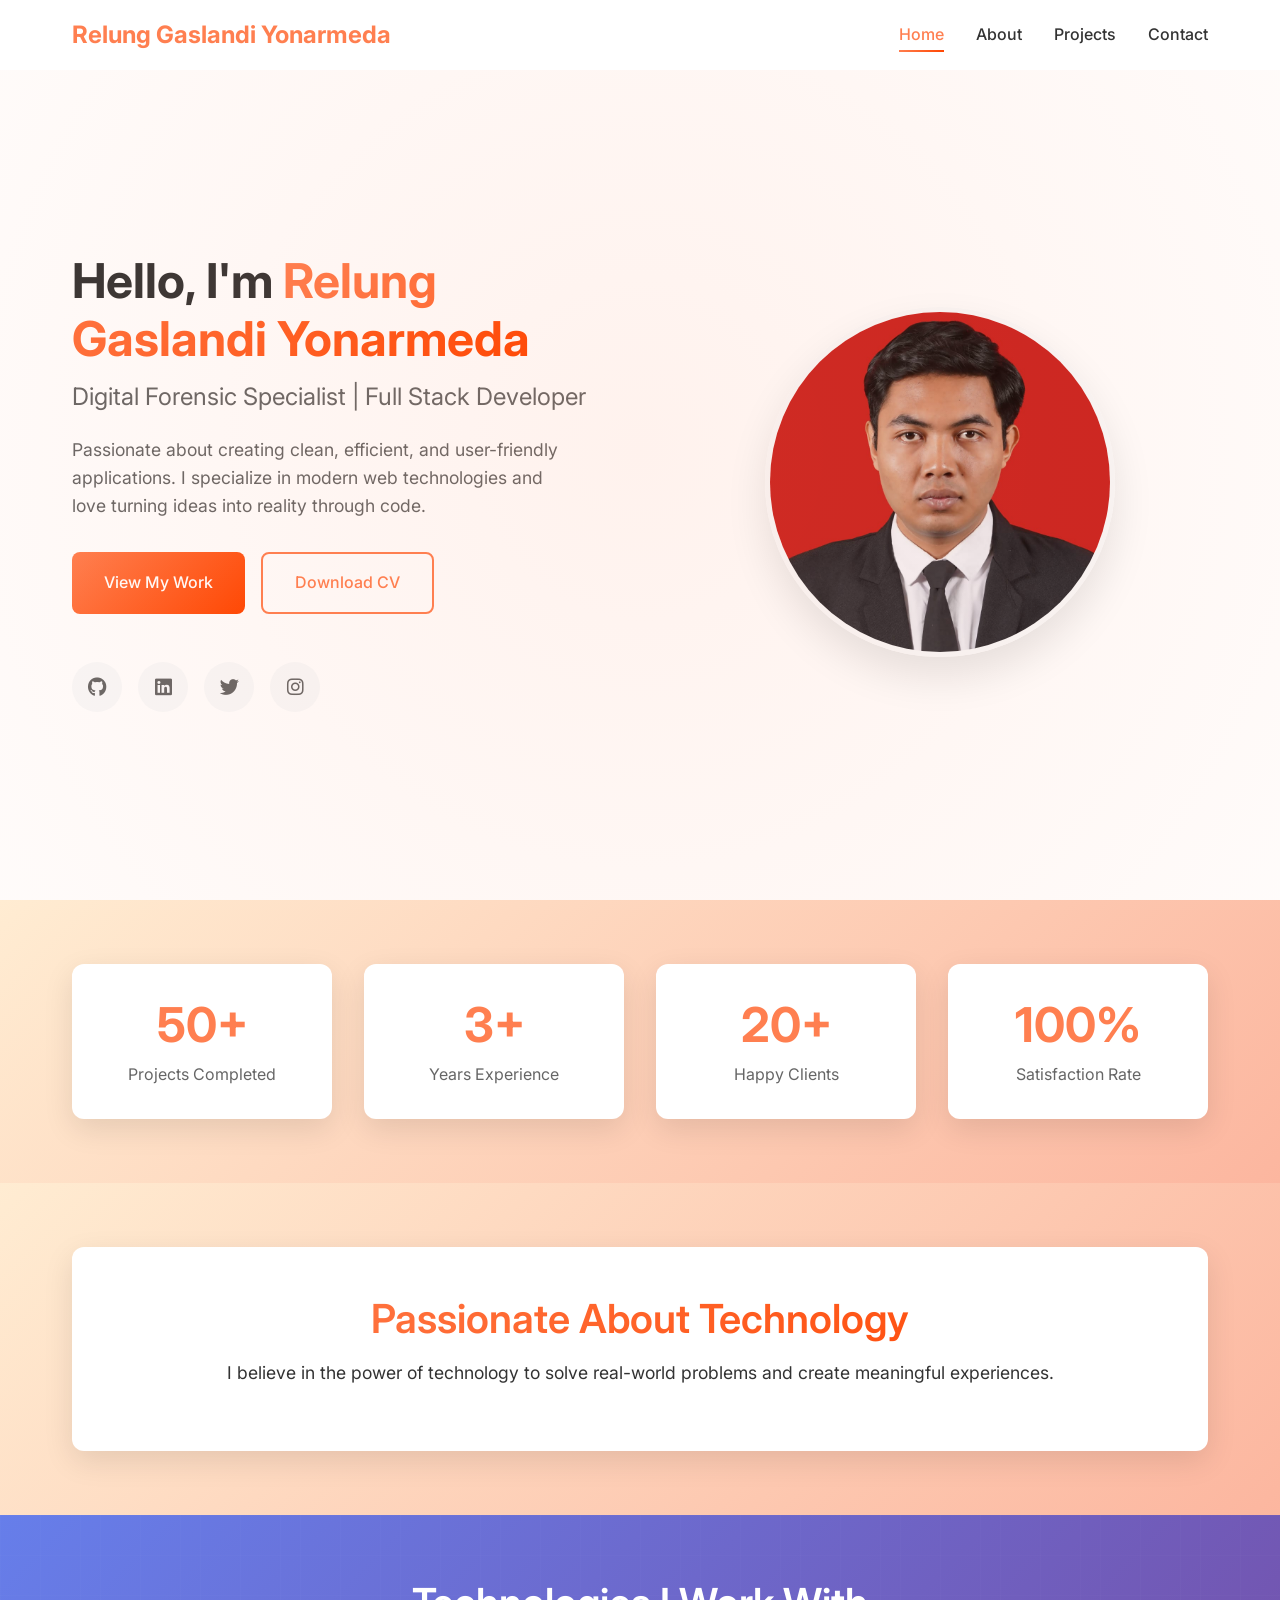
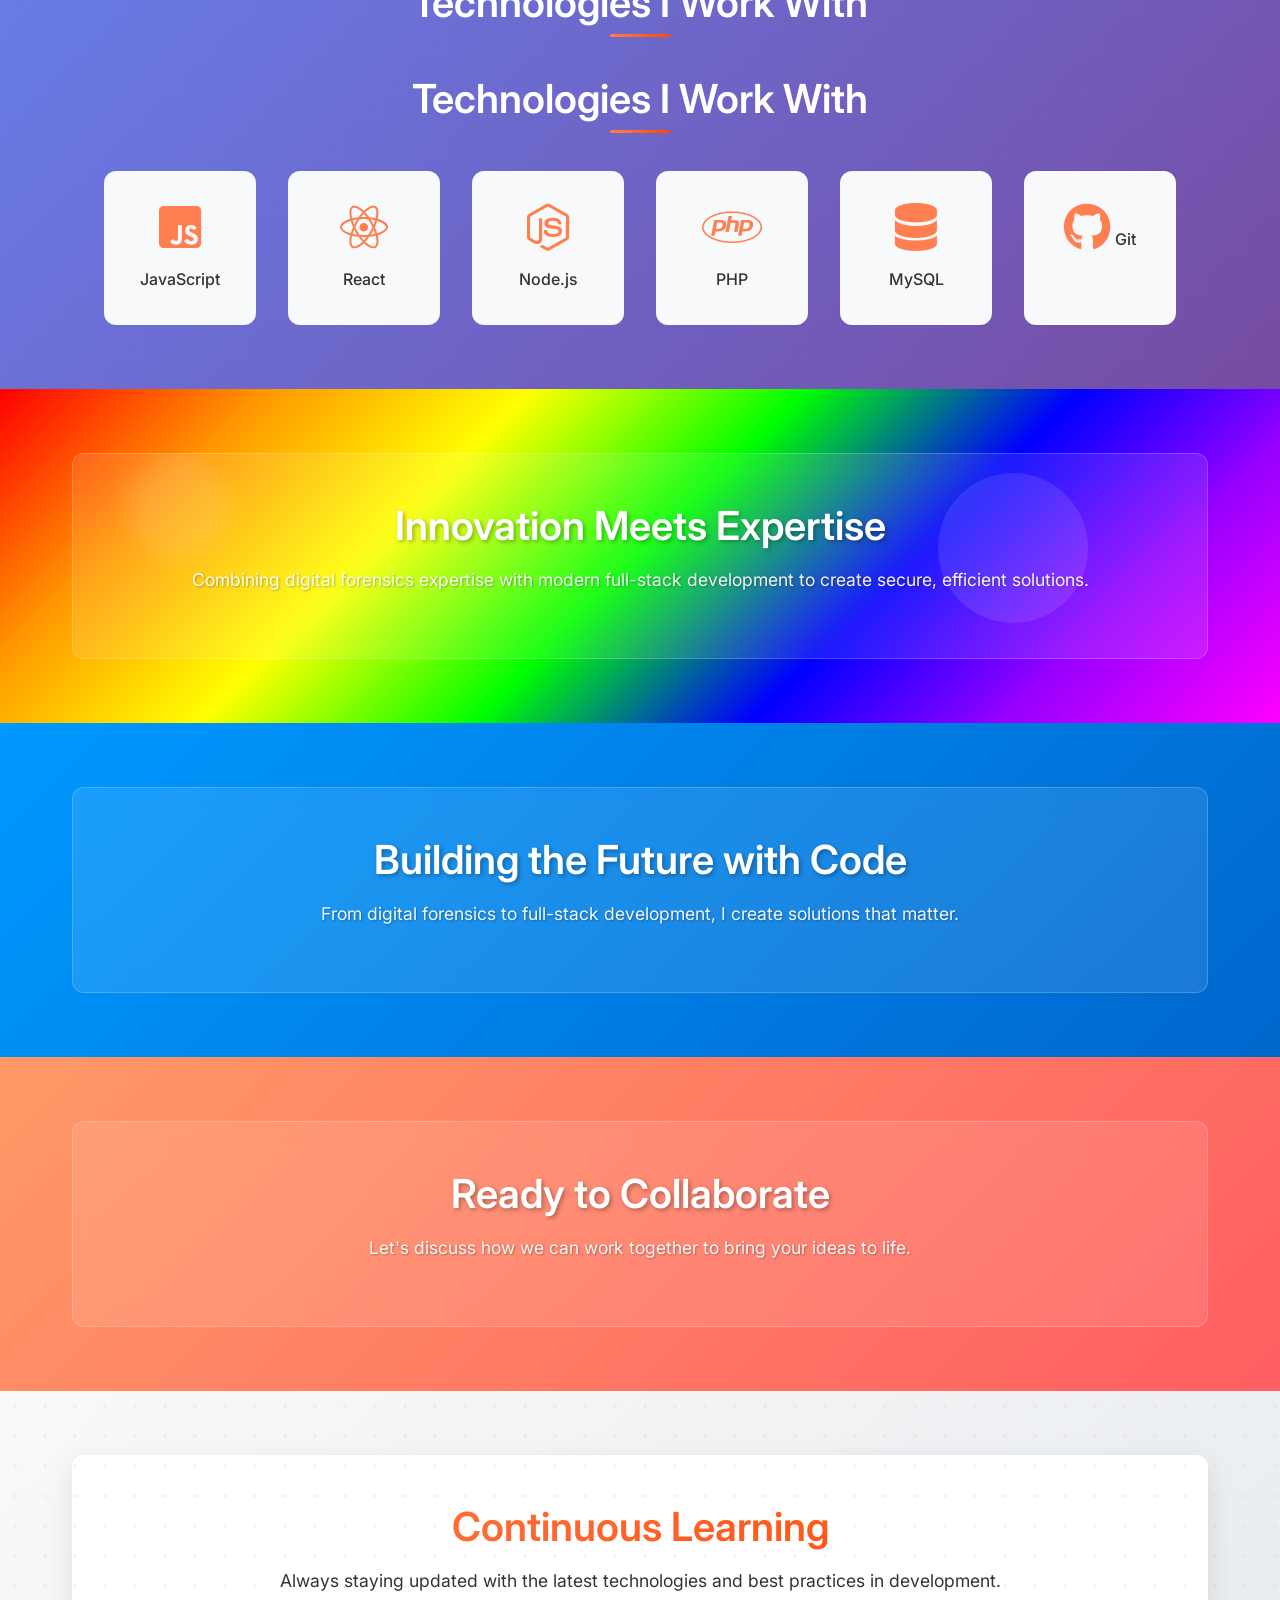
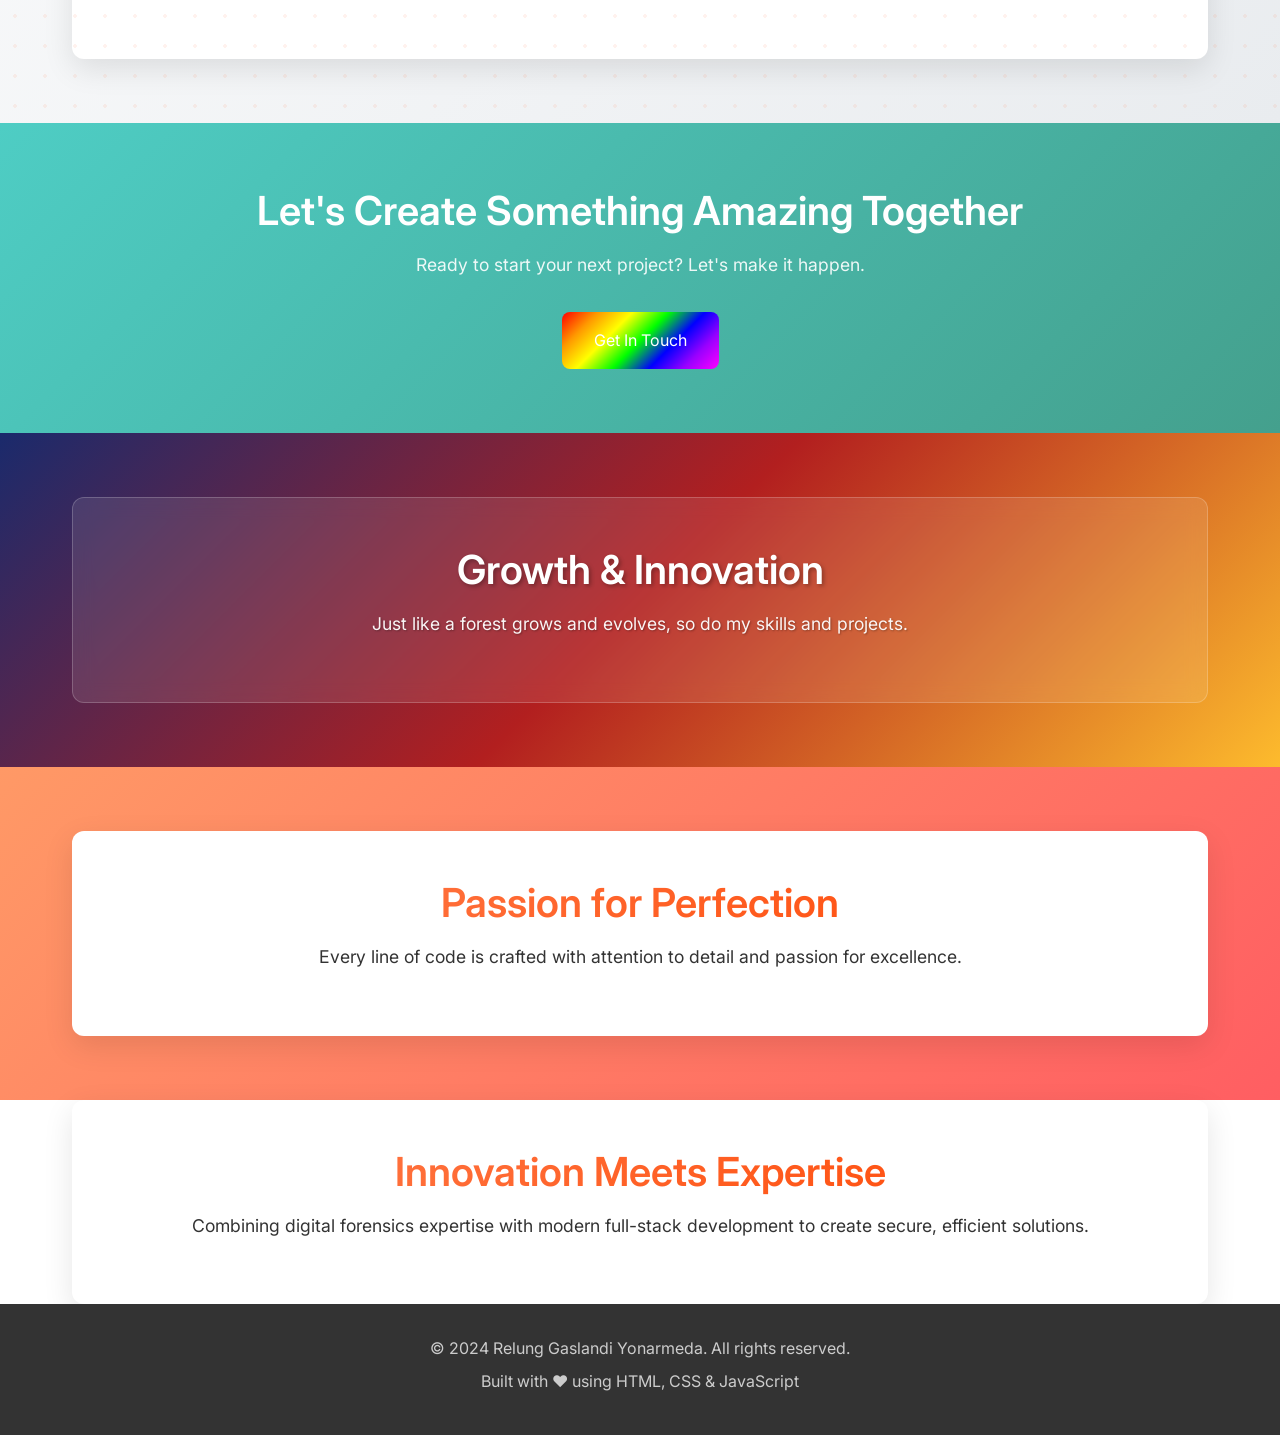
<file: index.html>
<!DOCTYPE html>
<html lang="en">
<head>
    <meta charset="UTF-8">
    <meta name="viewport" content="width=device-width, initial-scale=1.0">
    <title>Relung Gaslandi Yonarmeda - Fresh Graduates</title>
    <meta name="description" content="Full Stack Developer portfolio showcasing projects and skills">
    <link rel="stylesheet" href="css/style.css">
    <link rel="stylesheet" href="css/responsive.css">
    <link href="https://fonts.googleapis.com/css2?family=Inter:wght@300;400;500;600;700&display=swap" rel="stylesheet">
    <link rel="stylesheet" href="https://cdnjs.cloudflare.com/ajax/libs/font-awesome/6.0.0/css/all.min.css">
</head>
<body>
    <!-- Navigation -->
    <nav class="navbar">
        <div class="nav-container">
            <div class="nav-logo">
                <a href="index.html">Relung Gaslandi Yonarmeda</a>
            </div>
            <ul class="nav-menu">
                <li class="nav-item">
                    <a href="index.html" class="nav-link active">Home</a>
                </li>
                <li class="nav-item">
                    <a href="about.html" class="nav-link">About</a>
                </li>
                <li class="nav-item">
                    <a href="projects.html" class="nav-link">Projects</a>
                </li>
                <li class="nav-item">
                    <a href="contact.html" class="nav-link">Contact</a>
                </li>
            </ul>
            <div class="hamburger">
                <span class="bar"></span>
                <span class="bar"></span>
                <span class="bar"></span>
            </div>
        </div>
    </nav>

    <!-- Hero Section -->
    <section class="hero hero-enhanced">
        <div class="hero-container">
            <div class="hero-content">
                <h1 class="hero-title">Hello, I'm <span class="highlight">Relung Gaslandi Yonarmeda</span></h1>
                <h2 class="hero-subtitle">Digital Forensic Specialist | Full Stack Developer</h2>
                <p class="hero-description">
                    Passionate about creating clean, efficient, and user-friendly applications. 
                    I specialize in modern web technologies and love turning ideas into reality through code.
                </p>
                <div class="hero-buttons">
                    <a href="projects.html" class="btn btn-primary">View My Work</a>
                    <a href="assets/cv.pdf" class="btn btn-secondary" download>Download CV</a>
                </div>
                <div class="social-links">
                    <a href="https://github.com/RelungGY" target="_blank" class="social-link">
                        <i class="fab fa-github"></i>
                    </a>
                    <a href="https://www.linkedin.com/in/relung-gaslandi-yonarmeda-5705a6357/" target="_blank" class="social-link">
                        <i class="fab fa-linkedin"></i>
                    </a>
                    <a href="https://x.com/RelungY1613" target="_blank" class="social-link">
                        <i class="fab fa-twitter"></i>
                    </a>
                    <a href="https://www.instagram.com/gaslandi/" target="_blank" class="social-link">
                        <i class="fab fa-instagram"></i>
                    </a>
                </div>
            </div>
            <div class="hero-image">
                <img src="images/RelungPP1.jpg" alt="John Doe" class="profile-img">
            </div>
        </div>
    </section>

    <!-- Quick Stats -->
    <section class="stats-colored">
        <div class="container">
            <div class="stats-grid">
                <div class="stat-item">
                    <h3 class="stat-number">50+</h3>
                    <p class="stat-label">Projects Completed</p>
                </div>
                <div class="stat-item">
                    <h3 class="stat-number">3+</h3>
                    <p class="stat-label">Years Experience</p>
                </div>
                <div class="stat-item">
                    <h3 class="stat-number">20+</h3>
                    <p class="stat-label">Happy Clients</p>
                </div>
                <div class="stat-item">
                    <h3 class="stat-number">100%</h3>
                    <p class="stat-label">Satisfaction Rate</p>
                </div>
            </div>
        </div>
    </section>

    <!-- Colorful Background Section -->
    <section class="colorful-bg-1">
        <div class="container">
            <div class="colorful-card">
                <h2 class="warm-gradient-text">Passionate About Technology</h2>
                <p style="color: #333; font-size: 1.1rem; text-align: center;">
                    I believe in the power of technology to solve real-world problems and create meaningful experiences.
                </p>
            </div>
        </div>
    </section>

    <!-- Technologies -->
    <section class="tech-enhanced">
        <div class="container">
            <h2 class="section-title text-white">Technologies I Work With</h2>
        <div class="container">
            <h2 class="section-title">Technologies I Work With</h2>
            <div class="tech-grid">
                <div class="tech-item">
                    <i class="fab fa-js-square"></i>
                    <span>JavaScript</span>
                </div>
                <div class="tech-item">
                    <i class="fab fa-react"></i>
                    <span>React</span>
                </div>
                <div class="tech-item">
                    <i class="fab fa-node-js"></i>
                    <span>Node.js</span>
                </div>
                <div class="tech-item">
                    <i class="fab fa-php"></i>
                    <span>PHP</span>
                </div>
                <div class="tech-item">
                    <i class="fas fa-database"></i>
                    <span>MySQL</span>
                </div>
                <div class="tech-item">
                    <i class="fab fa-github"></i>
                    <span>Git</span>
                </div>
            </div>
        </div>
    </section>

    <!-- Rainbow Background Section -->
    <section class="rainbow-bg floating-shapes">
        <div class="container">
            <div class="rainbow-card text-white">
                <h2 style="color: white; text-shadow: 2px 2px 4px rgba(0,0,0,0.3);">Innovation Meets Expertise</h2>
                <p style="color: rgba(255,255,255,0.95); font-size: 1.1rem; text-align: center; text-shadow: 1px 1px 2px rgba(0,0,0,0.3);">
                    Combining digital forensics expertise with modern full-stack development to create secure, efficient solutions.
                </p>
            </div>
        </div>
    </section>

    <!-- Ocean Pattern Section -->
    <section class="ocean-bg">
        <div class="container">
            <div class="ocean-card text-white">
                <h2 style="color: white; text-shadow: 2px 2px 4px rgba(0,0,0,0.3);">Building the Future with Code</h2>
                <p style="color: rgba(255,255,255,0.95); font-size: 1.1rem; text-align: center; text-shadow: 1px 1px 2px rgba(0,0,0,0.3);">
                    From digital forensics to full-stack development, I create solutions that matter.
                </p>
            </div>
        </div>
    </section>

    <!-- Sunset Background Section -->
    <section class="sunset-bg">
        <div class="container">
            <div class="sunset-card text-white">
                <h2 style="color: white; text-shadow: 2px 2px 4px rgba(0,0,0,0.3);">Ready to Collaborate</h2>
                <p style="color: rgba(255,255,255,0.95); font-size: 1.1rem; text-align: center; text-shadow: 1px 1px 2px rgba(0,0,0,0.3);">
                    Let's discuss how we can work together to bring your ideas to life.
                </p>
            </div>
        </div>
    </section>

    <!-- Pattern Section -->
    <section class="pattern-dots">
        <div class="container">
            <div class="colorful-card">
                <h2 class="warm-gradient-text">Continuous Learning</h2>
                <p style="color: #333; font-size: 1.1rem; text-align: center;">
                    Always staying updated with the latest technologies and best practices in development.
                </p>
            </div>
        </div>
    </section>

    <!-- Solid Color Section -->
    <section class="solid-teal-bg">
        <div class="container">
            <div style="text-align: center; color: white;">
                <h2 style="color: white; margin-bottom: 1rem;">Let's Create Something Amazing Together</h2>
                <p style="color: rgba(255,255,255,0.9); font-size: 1.1rem; margin-bottom: 2rem;">
                    Ready to start your next project? Let's make it happen.
                </p>
                <a href="contact.html" class="btn-rainbow">Get In Touch</a>
            </div>
        </div>
    </section>

    <!-- Forest Background Section -->
    <section class="forest-bg">
        <div class="container">
            <div class="forest-card text-white">
                <h2 style="color: white; text-shadow: 2px 2px 4px rgba(0,0,0,0.3);">Growth & Innovation</h2>
                <p style="color: rgba(255,255,255,0.95); font-size: 1.1rem; text-align: center; text-shadow: 1px 1px 2px rgba(0,0,0,0.3);">
                    Just like a forest grows and evolves, so do my skills and projects.
                </p>
            </div>
        </div>
    </section>

    <!-- Coral Background Section -->
    <section class="coral-bg">
        <div class="container">
            <div class="colorful-card">
                <h2 class="warm-gradient-text">Passion for Perfection</h2>
                <p style="color: #333; font-size: 1.1rem; text-align: center;">
                    Every line of code is crafted with attention to detail and passion for excellence.
                </p>
            </div>
        </div>
    </section>
        <div class="container">
            <div class="colorful-card">
                <h2 class="warm-gradient-text">Innovation Meets Expertise</h2>
                <p style="color: #333; font-size: 1.1rem; text-align: center;">
                    Combining digital forensics expertise with modern full-stack development to create secure, efficient solutions.
                </p>
            </div>
        </div>
    </section>

    <!-- Footer -->
    <footer class="footer">
        <div class="container">
            <div class="footer-content">
                <p>&copy; 2024 Relung Gaslandi Yonarmeda. All rights reserved.</p>
                <p>Built with ❤️ using HTML, CSS & JavaScript</p>
            </div>
        </div>
    </footer>

    <script src="js/main.js"></script>
    <script src="js/navigation.js"></script>
</body>
</html>
</file>
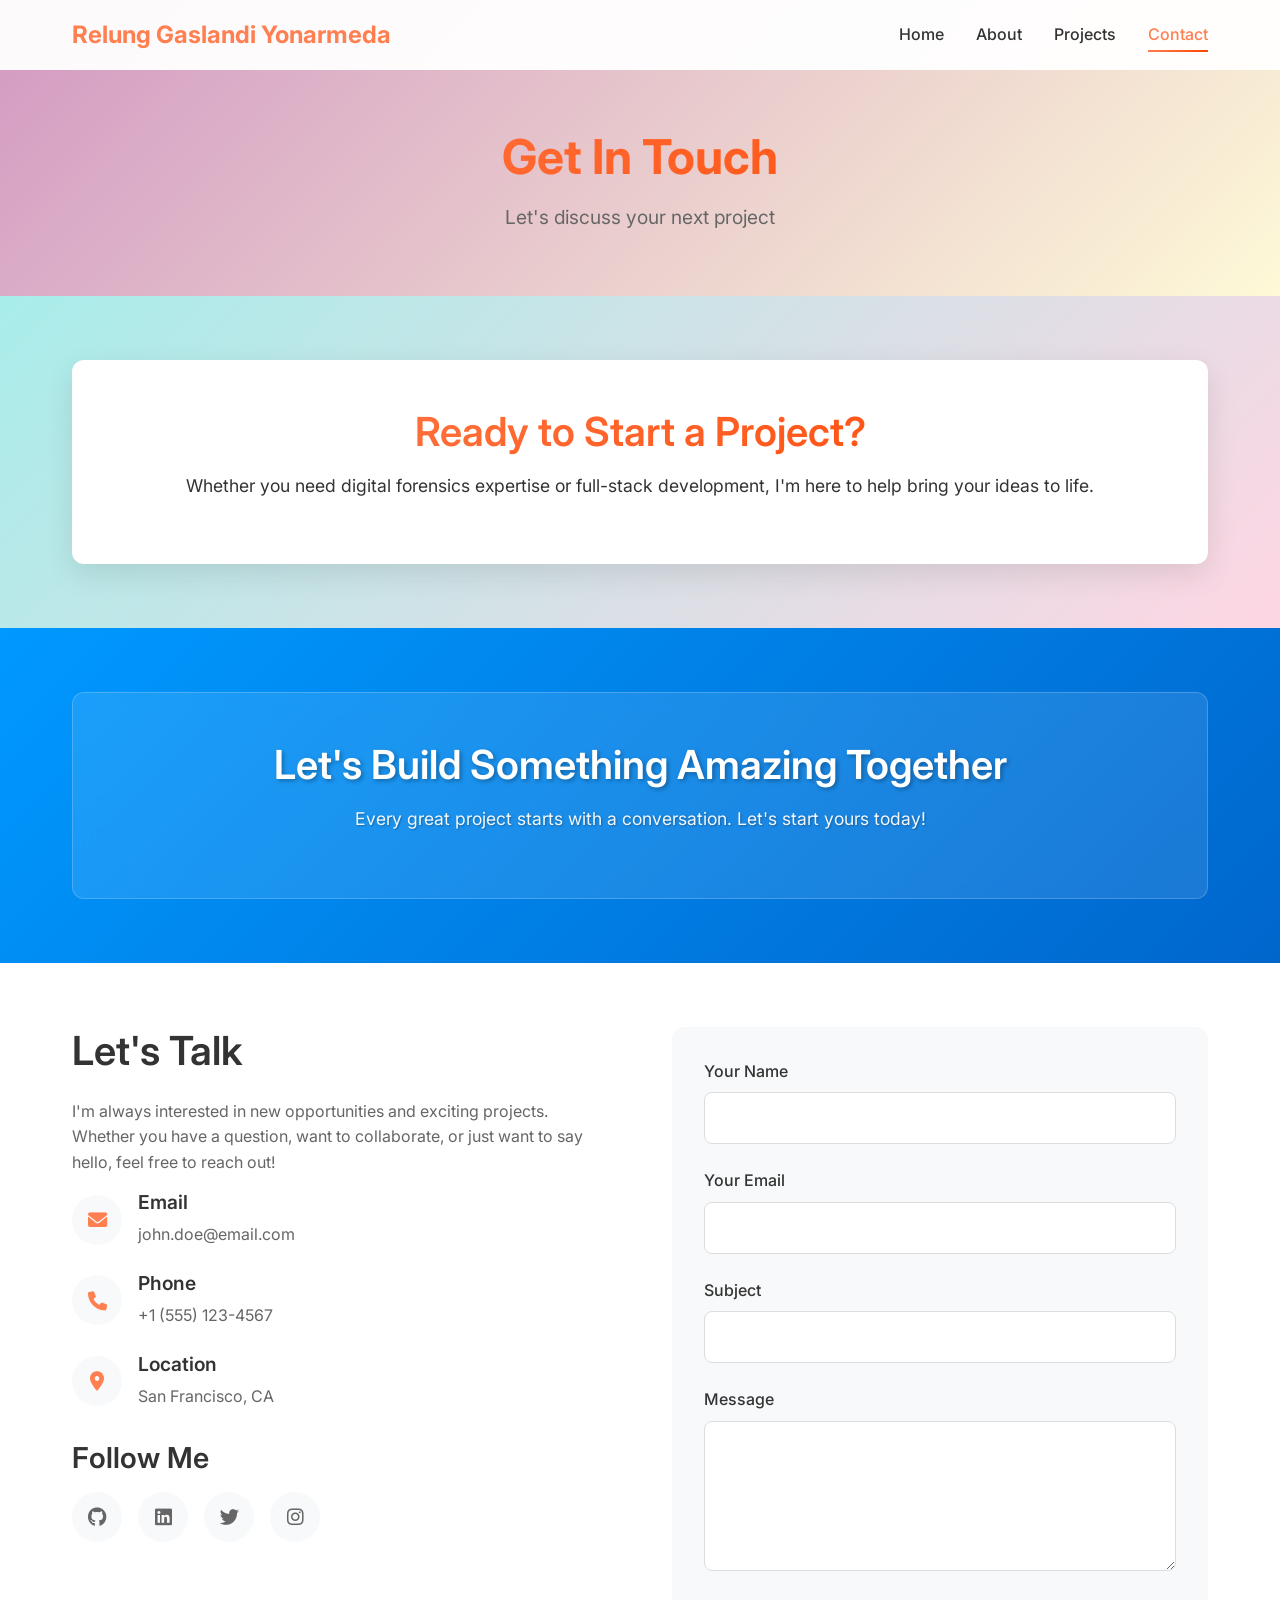
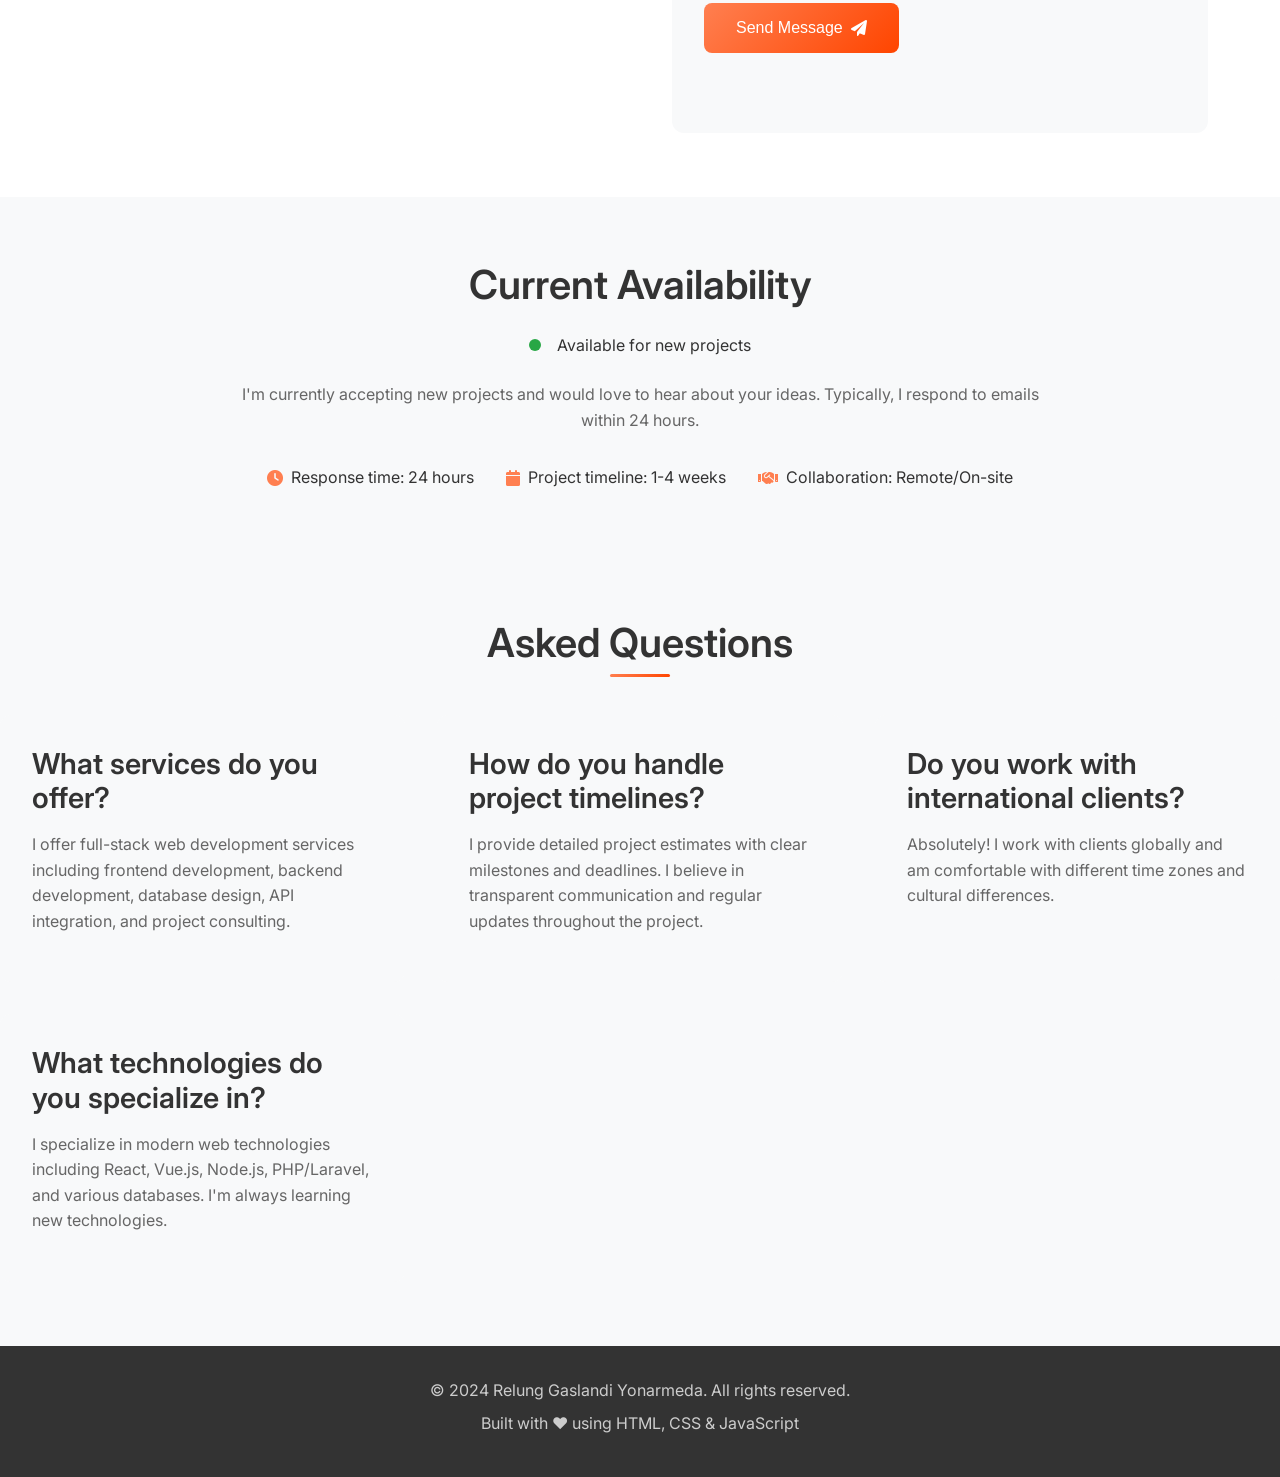
<file: contact.html>
<!DOCTYPE html>
<html lang="en">
<head>
    <meta charset="UTF-8">
    <meta name="viewport" content="width=device-width, initial-scale=1.0">
    <title>Contact Me - Relung Gaslandi Yonarmeda</title>
    <meta name="description" content="Get in touch with Relung Gaslandi Yonarmeda for web development projects and collaborations">
    <link rel="stylesheet" href="css/style.css">
    <link rel="stylesheet" href="css/responsive.css">
    <link href="https://fonts.googleapis.com/css2?family=Inter:wght@300;400;500;600;700&display=swap" rel="stylesheet">
    <link rel="stylesheet" href="https://cdnjs.cloudflare.com/ajax/libs/font-awesome/6.0.0/css/all.min.css">
</head>
<body>
    <!-- Navigation -->
    <nav class="navbar">
        <div class="nav-container">
            <div class="nav-logo">
                <a href="index.html">Relung Gaslandi Yonarmeda</a>
            </div>
            <ul class="nav-menu">
                <li class="nav-item">
                    <a href="index.html" class="nav-link">Home</a>
                </li>
                <li class="nav-item">
                    <a href="about.html" class="nav-link">About</a>
                </li>
                <li class="nav-item">
                    <a href="projects.html" class="nav-link">Projects</a>
                </li>
                <li class="nav-item">
                    <a href="contact.html" class="nav-link active">Contact</a>
                </li>
            </ul>
            <div class="hamburger">
                <span class="bar"></span>
                <span class="bar"></span>
                <span class="bar"></span>
            </div>
        </div>
    </nav>

    <!-- Contact Hero -->
    <section class="contact-hero">
        <div class="container">
            <h1 class="page-title warm-gradient-text">Get In Touch</h1>
            <p class="page-subtitle">Let's discuss your next project</p>
        </div>
    </section>

    <!-- Colorful Background Section -->
    <section class="colorful-bg-2">
        <div class="container">
            <div class="colorful-card">
                <h2 class="warm-gradient-text">Ready to Start a Project?</h2>
                <p style="color: #333; font-size: 1.1rem; text-align: center;">
                    Whether you need digital forensics expertise or full-stack development, I'm here to help bring your ideas to life.
                </p>
            </div>
        </div>
    </section>

    <!-- Ocean Background Section -->
    <section class="ocean-bg">
        <div class="container">
            <div class="ocean-card text-white">
                <h2 style="color: white; text-shadow: 2px 2px 4px rgba(0,0,0,0.3);">Let's Build Something Amazing Together</h2>
                <p style="color: rgba(255,255,255,0.95); font-size: 1.1rem; text-align: center; text-shadow: 1px 1px 2px rgba(0,0,0,0.3);">
                    Every great project starts with a conversation. Let's start yours today!
                </p>
            </div>
        </div>
    </section>

    <!-- Contact Content -->
    <section class="contact-enhanced">
        <div class="container">
            <div class="contact-grid">
                <!-- Contact Info -->
                <div class="contact-info">
                    <h2>Let's Talk</h2>
                    <p>
                        I'm always interested in new opportunities and exciting projects. 
                        Whether you have a question, want to collaborate, or just want to say hello, 
                        feel free to reach out!
                    </p>
                    
                    <div class="contact-item">
                        <div class="contact-icon">
                            <i class="fas fa-envelope"></i>
                        </div>
                        <div class="contact-details">
                            <h3>Email</h3>
                            <p>john.doe@email.com</p>
                        </div>
                    </div>

                    <div class="contact-item">
                        <div class="contact-icon">
                            <i class="fas fa-phone"></i>
                        </div>
                        <div class="contact-details">
                            <h3>Phone</h3>
                            <p>+1 (555) 123-4567</p>
                        </div>
                    </div>

                    <div class="contact-item">
                        <div class="contact-icon">
                            <i class="fas fa-map-marker-alt"></i>
                        </div>
                        <div class="contact-details">
                            <h3>Location</h3>
                            <p>San Francisco, CA</p>
                        </div>
                    </div>

                    <div class="contact-social">
                        <h3>Follow Me</h3>
                        <div class="social-links">
                            <a href="https://github.com/johndoe" target="_blank" class="social-link">
                                <i class="fab fa-github"></i>
                            </a>
                            <a href="https://linkedin.com/in/johndoe" target="_blank" class="social-link">
                                <i class="fab fa-linkedin"></i>
                            </a>
                            <a href="https://twitter.com/johndoe" target="_blank" class="social-link">
                                <i class="fab fa-twitter"></i>
                            </a>
                            <a href="https://instagram.com/johndoe" target="_blank" class="social-link">
                                <i class="fab fa-instagram"></i>
                            </a>
                        </div>
                    </div>
                </div>

                <!-- Contact Form -->
                <div class="contact-form-container">
                    <form class="contact-form" id="contactForm">
                        <div class="form-group">
                            <label for="name">Your Name</label>
                            <input type="text" id="name" name="name" required>
                        </div>

                        <div class="form-group">
                            <label for="email">Your Email</label>
                            <input type="email" id="email" name="email" required>
                        </div>

                        <div class="form-group">
                            <label for="subject">Subject</label>
                            <input type="text" id="subject" name="subject" required>
                        </div>

                        <div class="form-group">
                            <label for="message">Message</label>
                            <textarea id="message" name="message" rows="6" required></textarea>
                        </div>

                        <button type="submit" class="btn btn-primary">
                            <span>Send Message</span>
                            <i class="fas fa-paper-plane"></i>
                        </button>
                    </form>

                    <div id="formMessage" class="form-message"></div>
                </div>
            </div>
        </div>
    </section>

    <!-- Availability -->
    <section class="availability">
        <div class="container">
            <div class="availability-content">
                <h2>Current Availability</h2>
                <div class="availability-status">
                    <div class="status-indicator"></div>
                    <span>Available for new projects</span>
                </div>
                <p>
                    I'm currently accepting new projects and would love to hear about your ideas. 
                    Typically, I respond to emails within 24 hours.
                </p>
                <div class="availability-info">
                    <div class="info-item">
                        <i class="fas fa-clock"></i>
                        <span>Response time: 24 hours</span>
                    </div>
                    <div class="info-item">
                        <i class="fas fa-calendar"></i>
                        <span>Project timeline: 1-4 weeks</span>
                    </div>
                    <div class="info-item">
                        <i class="fas fa-handshake"></i>
                        <span>Collaboration: Remote/On-site</span>
                    </div>
                </div>
            </div>
        </div>
    </section>

    
    <section class="faq-enhanced">

            <h2 class="section-title"> Asked Questions</h2>
            <div class="faq-grid">
                <div class="faq-item">
                    <h3>What services do you offer?</h3>
                    <p>
                        I offer full-stack web development services including frontend development, 
                        backend development, database design, API integration, and project consulting.
                    </p>
                </div>
                <div class="faq-item">
                    <h3>How do you handle project timelines?</h3>
                    <p>
                        I provide detailed project estimates with clear milestones and deadlines. 
                        I believe in transparent communication and regular updates throughout the project.
                    </p>
                </div>
                <div class="faq-item">
                    <h3>Do you work with international clients?</h3>
                    <p>
                        Absolutely! I work with clients globally and am comfortable with different 
                        time zones and cultural differences.
                    </p>
                </div>
                <div class="faq-item">
                    <h3>What technologies do you specialize in?</h3>
                    <p>
                        I specialize in modern web technologies including React, Vue.js, Node.js, 
                        PHP/Laravel, and various databases. I'm always learning new technologies.
                    </p>
                </div>
            </div>
        </div>
    </section>

    <!-- Footer -->
    <footer class="footer">
        <div class="container">
            <div class="footer-content">
                <p>&copy; 2024 Relung Gaslandi Yonarmeda. All rights reserved.</p>
                <p>Built with ❤️ using HTML, CSS & JavaScript</p>
            </div>
        </div>
    </footer>

    <script src="js/main.js"></script>
    <script src="js/navigation.js"></script>
    <script src="js/animations.js"></script>
    <script src="js/contact-form.js"></script>
</body>
</html>
</file>
<file: css/style.css>
/* ====================================
   RESET & BASE STYLES
==================================== */
* {
    margin: 0;
    padding: 0;
    box-sizing: border-box;
}

html {
    scroll-behavior: smooth;
}

body {
    font-family: 'Inter', sans-serif;
    line-height: 1.6;
    color: #333;
    background-color: #fff;
}

/* ====================================
   TYPOGRAPHY
==================================== */
h1, h2, h3, h4, h5, h6 {
    font-weight: 600;
    line-height: 1.2;
    margin-bottom: 1rem;
}

h1 {
    font-size: 3rem;
    font-weight: 700;
}

h2 {
    font-size: 2.5rem;
}

h3 {
    font-size: 1.8rem;
}

p {
    margin-bottom: 1rem;
    color: #666;
}

a {
    text-decoration: none;
    color: inherit;
    transition: all 0.3s ease;
}

/* ====================================
   UTILITY CLASSES
==================================== */
.container {
    max-width: 1200px;
    margin: 0 auto;
    padding: 0 2rem;
}

.btn {
    display: inline-flex;
    align-items: center;
    gap: 0.5rem;
    padding: 1rem 2rem;
    border: none;
    border-radius: 8px;
    font-size: 1rem;
    font-weight: 500;
    cursor: pointer;
    transition: all 0.3s ease;
    text-decoration: none;
}

.btn-primary {
    background: linear-gradient(135deg, #ff7f50 0%, #ff4500 100%);
    color: white;
}

.btn-primary:hover {
    transform: translateY(-2px);
    box-shadow: 0 10px 25px rgba(255, 127, 80, 0.4);
}

.btn-secondary {
    background: transparent;
    color: #ff7f50;
    border: 2px solid #ff7f50;
}

.btn-secondary:hover {
    background: #ff7f50;
    color: white;
}

.highlight {
    background: linear-gradient(135deg, #ff7f50 0%, #ff4500 100%);
    -webkit-background-clip: text;
    -webkit-text-fill-color: transparent;
    background-clip: text;
}

.section-title {
    text-align: center;
    margin-bottom: 3rem;
    position: relative;
}

.section-title::after {
    content: '';
    position: absolute;
    bottom: -10px;
    left: 50%;
    transform: translateX(-50%);
    width: 60px;
    height: 3px;
    background: linear-gradient(135deg, #ff7f50 0%, #ff4500 100%);
    border-radius: 2px;
}

/* ====================================
   NAVIGATION
==================================== */
.navbar {
    position: fixed;
    top: 0;
    width: 100%;
    background: rgba(255, 255, 255, 0.95);
    backdrop-filter: blur(10px);
    z-index: 1000;
    padding: 1rem 0;
    transition: all 0.3s ease;
}

.navbar.scrolled {
    background: rgba(255, 255, 255, 0.98);
    box-shadow: 0 2px 20px rgba(0, 0, 0, 0.1);
}

.nav-container {
    max-width: 1200px;
    margin: 0 auto;
    padding: 0 2rem;
    display: flex;
    justify-content: space-between;
    align-items: center;
}

.nav-logo a {
    font-size: 1.5rem;
    font-weight: 700;
    color: #ff7f50;
}

.nav-menu {
    display: flex;
    list-style: none;
    gap: 2rem;
}

.nav-link {
    position: relative;
    padding: 0.5rem 0;
    font-weight: 500;
    color: #333;
}

.nav-link::after {
    content: '';
    position: absolute;
    bottom: 0;
    left: 0;
    width: 0;
    height: 2px;
    background: linear-gradient(135deg, #ff7f50 0%, #ff4500 100%);
    transition: width 0.3s ease;
}

.nav-link:hover::after,
.nav-link.active::after {
    width: 100%;
}

.nav-link.active {
    color: #ff7f50;
}

/* Hamburger Menu */
.hamburger {
    display: none;
    flex-direction: column;
    cursor: pointer;
}

.bar {
    width: 25px;
    height: 3px;
    background: #333;
    margin: 3px 0;
    transition: 0.3s;
}

/* ====================================
   HERO SECTION
==================================== */
.hero {
    padding: 8rem 0 4rem;
    min-height: 100vh;
    display: flex;
    align-items: center;
    position: relative;
}

.hero::before {
    content: '';
    position: absolute;
    top: 0;
    left: 0;
    right: 0;
    bottom: 0;
    background: linear-gradient(45deg, transparent 49%, rgba(255, 127, 80, 0.05) 50%, transparent 51%);
    pointer-events: none;
}

.hero-container {
    max-width: 1200px;
    margin: 0 auto;
    padding: 0 2rem;
    display: grid;
    grid-template-columns: 1fr 1fr;
    gap: 4rem;
    align-items: center;
}

.hero-title {
    margin-bottom: 1rem;
}

.hero-subtitle {
    font-size: 1.5rem;
    color: #666;
    margin-bottom: 1.5rem;
    font-weight: 400;
}

.hero-description {
    font-size: 1.1rem;
    margin-bottom: 2rem;
    max-width: 500px;
}

.hero-buttons {
    display: flex;
    gap: 1rem;
    margin-bottom: 3rem;
}

.social-links {
    display: flex;
    gap: 1rem;
}

.social-link {
    width: 50px;
    height: 50px;
    border-radius: 50%;
    background: #f8f9fa;
    display: flex;
    align-items: center;
    justify-content: center;
    font-size: 1.2rem;
    color: #666;
    transition: all 0.3s ease;
}

.social-link:hover {
    background: linear-gradient(135deg, #ff7f50 0%, #ff4500 100%);
    color: white;
    transform: translateY(-3px);
}

.hero-image {
    display: flex;
    justify-content: center;
    align-items: center;
}

.profile-img {
    width: 350px;
    height: 350px;
    border-radius: 50%;
    object-fit: cover;
    border: 5px solid #f8f9fa;
    box-shadow: 0 20px 40px rgba(0, 0, 0, 0.1);
}

/* ====================================
   STATS SECTION
==================================== */
.stats {
    padding: 4rem 0;
    background: #f8f9fa;
}

.stats-grid {
    display: grid;
    grid-template-columns: repeat(auto-fit, minmax(250px, 1fr));
    gap: 2rem;
}

.stat-item {
    text-align: center;
    padding: 2rem;
}

.stat-number {
    font-size: 3rem;
    font-weight: 700;
    color: #ff7f50;
    margin-bottom: 0.5rem;
}

.stat-label {
    color: #666;
    font-size: 1rem;
    margin-bottom: 0;
}

/* ====================================
   TECHNOLOGIES SECTION
==================================== */
.technologies {
    padding: 4rem 0;
}

.tech-grid {
    display: grid;
    grid-template-columns: repeat(auto-fit, minmax(150px, 1fr));
    gap: 2rem;
}

.tech-item {
    text-align: center;
    padding: 2rem;
    background: #f8f9fa;
    border-radius: 12px;
    transition: all 0.3s ease;
}

.tech-item:hover {
    transform: translateY(-5px);
    box-shadow: 0 10px 30px rgba(0, 0, 0, 0.1);
}

.tech-item i {
    font-size: 3rem;
    margin-bottom: 1rem;
    color: #ff7f50;
}

.tech-item span {
    font-weight: 500;
    color: #333;
}

/* ====================================
   PAGE TITLES
==================================== */
.projects-hero,
.about-hero,
.contact-hero {
    padding: 8rem 0 4rem;
    text-align: center;
    background: linear-gradient(135deg, #f8f9fa 0%, #e9ecef 100%);
}

.page-title {
    margin-bottom: 1rem;
}

.page-subtitle {
    font-size: 1.2rem;
    color: #666;
    margin-bottom: 0;
}

/* ====================================
   ABOUT PAGE
==================================== */
.about-content {
    padding: 4rem 0;
}

.about-grid {
    display: grid;
    grid-template-columns: 1fr 1fr;
    gap: 4rem;
    align-items: center;
}

.about-img {
    width: 100%;
    border-radius: 12px;
    box-shadow: 0 20px 40px rgba(0, 0, 0, 0.1);
}

/* Skills Section */
.skills {
    padding: 4rem 0;
    background: #f8f9fa;
}

.skills-grid {
    display: grid;
    grid-template-columns: repeat(auto-fit, minmax(350px, 1fr));
    gap: 3rem;
}

.skill-category h3 {
    margin-bottom: 2rem;
    color: #333;
}

.skill-item {
    margin-bottom: 1.5rem;
}

.skill-name {
    display: block;
    margin-bottom: 0.5rem;
    font-weight: 500;
}

.skill-bar {
    width: 100%;
    height: 8px;
    background: #e9ecef;
    border-radius: 4px;
    overflow: hidden;
}

.skill-progress {
    height: 100%;
    background: linear-gradient(135deg, #ff7f50 0%, #ff4500 100%);
    border-radius: 4px;
    transition: width 1s ease;
}

/* Timeline */
.experience {
    padding: 4rem 0;
}

.timeline {
    position: relative;
    max-width: 800px;
    margin: 0 auto;
}

.timeline::after {
    content: '';
    position: absolute;
    width: 3px;
    background: linear-gradient(135deg, #ff7f50 0%, #ff4500 100%);
    top: 0;
    bottom: 0;
    left: 50%;
    margin-left: -1.5px;
}

.timeline-item {
    padding: 10px 40px;
    position: relative;
    background-color: inherit;
    width: 50%;
    border: none;
}

.timeline-item::after {
    content: '';
    position: absolute;
    width: 20px;
    height: 20px;
    right: -10px;
    background: #ff7f50;
    border: none;
    top: 15px;
    border-radius: 50%;
    z-index: 1;
}

.timeline-item:nth-child(odd) {
    left: 0;
}

.timeline-item:nth-child(even) {
    left: 50%;
}

/* ====================================
   CONTACT PAGE
==================================== */
.contact-content {
    padding: 4rem 0;
}

.contact-grid {
    display: grid;
    grid-template-columns: 1fr 1fr;
    gap: 4rem;
}

.contact-info h2 {
    margin-bottom: 1.5rem;
}

.contact-item {
    display: flex;
    align-items: center;
    gap: 1rem;
    margin-bottom: 1.5rem;
}

.contact-icon {
    width: 50px;
    height: 50px;
    border-radius: 50%;
    background: #f8f9fa;
    display: flex;
    align-items: center;
    justify-content: center;
    font-size: 1.2rem;
    color: #ff7f50;
}

.contact-details h3 {
    font-size: 1.2rem;
    margin-bottom: 0.5rem;
}

.contact-details p {
    margin-bottom: 0;
    color: #666;
}

.contact-social {
    margin-top: 2rem;
}

.contact-social h3 {
    margin-bottom: 1rem;
}

.social-links {
    display: flex;
    gap: 1rem;
}

.contact-form-container {
    padding: 2rem;
    background: #f8f9fa;
    border-radius: 12px;
}

.form-group {
    margin-bottom: 1.5rem;
}

.form-group label {
    display: block;
    margin-bottom: 0.5rem;
    font-weight: 500;
}

.form-group input,
.form-group textarea {
    width: 100%;
    padding: 1rem;
    border: 1px solid #ddd;
    border-radius: 8px;
    font-size: 1rem;
    transition: all 0.3s ease;
}

.form-group input:focus,
.form-group textarea:focus {
    outline: none;
    border-color: #ff7f50;
    box-shadow: 0 0 0 3px rgba(255, 127, 80, 0.1);
}

.form-group textarea {
    min-height: 150px;
    resize: vertical;
}

.form-message {
    margin-top: 1rem;
    padding: 1rem;
    border-radius: 8px;
    text-align: center;
}

/* ====================================
   PROJECTS PAGE
==================================== */
.projects-filter {
    padding: 2rem 0;
}

.filter-buttons {
    display: flex;
    justify-content: center;
    gap: 1rem;
    flex-wrap: wrap;
}

.filter-btn {
    padding: 0.8rem 1.5rem;
    border: 2px solid #ddd;
    background: white;
    border-radius: 8px;
    cursor: pointer;
    transition: all 0.3s ease;
}

.filter-btn:hover {
    border-color: #ff7f50;
    color: #ff7f50;
}

.filter-btn.active {
    background: linear-gradient(135deg, #ff7f50 0%, #ff4500 100%);
    color: white;
    border-color: transparent;
}

.projects-grid-section {
    padding: 2rem 0 4rem;
}

.projects-grid {
    display: grid;
    grid-template-columns: repeat(auto-fit, minmax(350px, 1fr));
    gap: 2rem;
}

.project-card {
    background: white;
    border-radius: 12px;
    overflow: hidden;
    box-shadow: 0 10px 30px rgba(0, 0, 0, 0.1);
    transition: all 0.3s ease;
}

.project-card:hover {
    transform: translateY(-5px);
    box-shadow: 0 15px 40px rgba(0, 0, 0, 0.15);
}

.project-image {
    position: relative;
    overflow: hidden;
}

.project-image img {
    width: 100%;
    height: 250px;
    object-fit: cover;
    transition: all 0.3s ease;
}

.project-card:hover .project-image img {
    transform: scale(1.05);
}

.project-overlay {
    position: absolute;
    top: 0;
    left: 0;
    right: 0;
    bottom: 0;
    background: rgba(255, 127, 80, 0.9);
    display: flex;
    align-items: center;
    justify-content: center;
    opacity: 0;
    transition: opacity 0.3s ease;
}

.project-card:hover .project-overlay {
    opacity: 1;
}

.project-links {
    display: flex;
    gap: 1rem;
}

.project-link {
    width: 50px;
    height: 50px;
    border-radius: 50%;
    background: rgba(255, 255, 255, 0.2);
    display: flex;
    align-items: center;
    justify-content: center;
    color: white;
    font-size: 1.2rem;
    transition: all 0.3s ease;
}

.project-link:hover {
    background: white;
    color: #ff7f50;
    transform: scale(1.1);
}

.project-content {
    padding: 2rem;
}

.project-title {
    font-size: 1.5rem;
    margin-bottom: 1rem;
}

.project-description {
    color: #666;
    margin-bottom: 1.5rem;
}

.project-tech {
    display: flex;
    gap: 0.5rem;
    flex-wrap: wrap;
}

.tech-tag {
    padding: 0.3rem 0.8rem;
    background: #f8f9fa;
    border-radius: 4px;
    font-size: 0.8rem;
    font-weight: 500;
}

/* ====================================
   AVAILABILITY SECTION
==================================== */
.availability {
    padding: 4rem 0;
    background: #f8f9fa;
}

.availability-content {
    max-width: 800px;
    margin: 0 auto;
    text-align: center;
}

.availability-status {
    display: flex;
    align-items: center;
    justify-content: center;
    gap: 1rem;
    margin: 1.5rem 0;
}

.status-indicator {
    width: 12px;
    height: 12px;
    border-radius: 50%;
    background: #28a745;
}

.availability-info {
    display: flex;
    justify-content: center;
    gap: 2rem;
    margin-top: 2rem;
}

.info-item {
    display: flex;
    align-items: center;
    gap: 0.5rem;
}

.info-item i {
    color: #ff7f50;
}

/* ====================================
   FAQ SECTION
==================================== */
.faq {
    padding: 4rem 0;
}

.faq-grid {
    display: grid;
    grid-template-columns: repeat(auto-fit, minmax(300px, 1fr));
    gap: 2rem;
}

.faq-item {
    padding: 2rem;
    background: #f8f9fa;
    border-radius: 12px;
}

.faq-item h3 {
    margin-bottom: 1rem;
    color: #333;
}

.faq-item p {
    color: #666;
}

/* ====================================
   CTA SECTION
==================================== */
.cta-section {
    padding: 4rem 0;
}

.cta-content {
    max-width: 800px;
    margin: 0 auto;
    text-align: center;
}

.cta-content h2 {
    margin-bottom: 1rem;
}

.cta-content p {
    margin-bottom: 2rem;
}

/* ====================================
   FOOTER
==================================== */
.footer {
    padding: 2rem 0;
    background: #333;
    color: white;
}

.footer-content {
    text-align: center;
}

.footer-content p {
    margin-bottom: 0.5rem;
    color: #ccc;
}

/* ====================================
   ANIMATIONS
==================================== */
.fade-in {
    opacity: 0;
    transform: translateY(20px);
    transition: all 0.6s ease;
}

.fade-in.visible {
    opacity: 1;
    transform: translateY(0);
}

.slide-in-left {
    opacity: 0;
    transform: translateX(-50px);
    transition: all 0.6s ease;
}

.slide-in-left.visible {
    opacity: 1;
    transform: translateX(0);
}

.slide-in-right {
    opacity: 0;
    transform: translateX(50px);
    transition: all 0.6s ease;
}

.slide-in-right.visible {
    opacity: 1;
    transform: translateX(0);
}

/* ====================================
   COLORFUL BACKGROUND SECTIONS
==================================== */
.colorful-bg-1 {
    padding: 4rem 0;
    background: linear-gradient(135deg, #ffecd2 0%, #fcb69f 100%);
}

.colorful-bg-2 {
    padding: 4rem 0;
    background: linear-gradient(135deg, #a8edea 0%, #fed6e3 100%);
}

.colorful-bg-3 {
    padding: 4rem 0;
    background: linear-gradient(135deg, #d299c2 0%, #fef9d7 100%);
}

.colorful-card {
    background: white;
    padding: 3rem;
    border-radius: 12px;
    box-shadow: 0 10px 30px rgba(0, 0, 0, 0.1);
    text-align: center;
}

.warm-gradient-text {
    background: linear-gradient(135deg, #ff7f50 0%, #ff4500 100%);
    -webkit-background-clip: text;
    -webkit-text-fill-color: transparent;
    background-clip: text;
}

/* ====================================
   OCEAN BACKGROUND
==================================== */
.ocean-bg {
    padding: 4rem 0;
    background: linear-gradient(135deg, #0099ff 0%, #0066cc 100%);
    color: white;
}

.ocean-card {
    background: rgba(255, 255, 255, 0.1);
    padding: 3rem;
    border-radius: 12px;
    backdrop-filter: blur(10px);
    border: 1px solid rgba(255, 255, 255, 0.2);
    text-align: center;
}

/* ====================================
   RAINBOW BACKGROUND
==================================== */
.rainbow-bg {
    padding: 4rem 0;
    background: linear-gradient(135deg, #ff0000 0%, #ff9900 17%, #ffff00 33%, #00ff00 50%, #0000ff 67%, #9900ff 83%, #ff00ff 100%);
    color: white;
}

.rainbow-card {
    background: rgba(255, 255, 255, 0.1);
    padding: 3rem;
    border-radius: 12px;
    backdrop-filter: blur(10px);
    border: 1px solid rgba(255, 255, 255, 0.2);
    text-align: center;
}

.floating-shapes {
    position: relative;
    overflow: hidden;
}

.floating-shapes::before,
.floating-shapes::after {
    content: '';
    position: absolute;
    border-radius: 50%;
    background: rgba(255, 255, 255, 0.1);
    z-index: 0;
}

.floating-shapes::before {
    width: 100px;
    height: 100px;
    top: 20%;
    left: 10%;
    animation: float 6s ease-in-out infinite;
}

.floating-shapes::after {
    width: 150px;
    height: 150px;
    bottom: 30%;
    right: 15%;
    animation: float 8s ease-in-out infinite reverse;
}

@keyframes float {
    0%, 100% {
        transform: translateY(0) rotate(0deg);
    }
    50% {
        transform: translateY(-20px) rotate(180deg);
    }
}

/* ====================================
   SUNSET BACKGROUND
==================================== */
.sunset-bg {
    padding: 4rem 0;
    background: linear-gradient(135deg, #ff9966 0%, #ff5e62 100%);
    color: white;
}

.sunset-card {
    background: rgba(255, 255, 255, 0.1);
    padding: 3rem;
    border-radius: 12px;
    backdrop-filter: blur(10px);
    border: 1px solid rgba(255, 255, 255, 0.2);
    text-align: center;
}

/* ====================================
   PATTERN BACKGROUNDS
==================================== */
.pattern-dots {
    padding: 4rem 0;
    background: linear-gradient(135deg, #f8f9fa 0%, #e9ecef 100%);
    position: relative;
}

.pattern-dots::before {
    content: '';
    position: absolute;
    top: 0;
    left: 0;
    right: 0;
    bottom: 0;
    background-image: radial-gradient(circle, #ff7f50 2px, transparent 2px);
    background-size: 30px 30px;
    opacity: 0.1;
}

.pattern-stripes {
    padding: 4rem 0;
    background: linear-gradient(135deg, #f8f9fa 0%, #e9ecef 100%);
    position: relative;
}

.pattern-stripes::before {
    content: '';
    position: absolute;
    top: 0;
    left: 0;
    right: 0;
    bottom: 0;
    background-image: repeating-linear-gradient(45deg, #ff7f50, #ff7f50 2px, transparent 2px, transparent 20px);
    opacity: 0.1;
}

/* ====================================
   SOLID COLOR BACKGROUNDS
==================================== */
.solid-blue-bg {
    padding: 4rem 0;
    background: linear-gradient(135deg, #667eea 0%, #764ba2 100%);
    color: white;
}

.solid-teal-bg {
    padding: 4rem 0;
    background: linear-gradient(135deg, #4ecdc4 0%, #44a08d 100%);
    color: white;
}

.solid-pink-bg {
    padding: 4rem 0;
    background: linear-gradient(135deg, #ff9a9e 0%, #fecfef 100%);
    color: white;
}

/* ====================================
   FOREST BACKGROUND
==================================== */
.forest-bg {
    padding: 4rem 0;
    background: linear-gradient(135deg, #1a2a6c 0%, #b21f1f 50%, #fdbb2d 100%);
    color: white;
}

.forest-card {
    background: rgba(255, 255, 255, 0.1);
    padding: 3rem;
    border-radius: 12px;
    backdrop-filter: blur(10px);
    border: 1px solid rgba(255, 255, 255, 0.2);
    text-align: center;
}

/* ====================================
   CORAL BACKGROUND
==================================== */
.coral-bg {
    padding: 4rem 0;
    background: linear-gradient(135deg, #ff9966 0%, #ff5e62 100%);
    color: white;
}

/* ====================================
   RAINBOW BUTTON
==================================== */
.btn-rainbow {
    background: linear-gradient(135deg, #ff0000 0%, #ff9900 17%, #ffff00 33%, #00ff00 50%, #0000ff 67%, #9900ff 83%, #ff00ff 100%);
    color: white;
    padding: 1rem 2rem;
    border-radius: 8px;
    text-decoration: none;
    display: inline-block;
    transition: all 0.3s ease;
}

.btn-rainbow:hover {
    transform: translateY(-2px);
    box-shadow: 0 10px 30px rgba(0, 0, 0, 0.2);
}

/* ====================================
   ENHANCED SECTIONS
==================================== */
.hero-enhanced {
    position: relative;
    overflow: hidden;
}

.hero-enhanced::before {
    content: '';
    position: absolute;
    top: -50%;
    left: -50%;
    width: 200%;
    height: 200%;
    background: radial-gradient(circle, rgba(255, 127, 80, 0.1) 0%, transparent 70%);
    animation: pulse 15s ease-in-out infinite;
}

@keyframes pulse {
    0%, 100% {
        transform: scale(1);
        opacity: 0.5;
    }
    50% {
        transform: scale(1.1);
        opacity: 0.8;
    }
}

.tech-enhanced {
    position: relative;
    background: linear-gradient(135deg, #667eea 0%, #764ba2 100%);
    color: white;
    padding: 4rem 0;
}

.tech-enhanced::before {
    content: '';
    position: absolute;
    top: 0;
    left: 0;
    right: 0;
    bottom: 0;
    background-image: url('data:image/svg+xml;utf8,<svg width="100" height="100" xmlns="http://www.w3.org/2000/svg"><defs><pattern id="grid" width="40" height="40" patternUnits="userSpaceOnUse"><path d="M 40 0 L 0 0 0 40" fill="none" stroke="rgba(255,255,255,0.1)" stroke-width="1"/></pattern></defs><rect width="100" height="100" fill="url(%23grid)"/></svg>');
    opacity: 0.3;
}

.contact-enhanced {
    padding: 4rem 0;
}

.faq-enhanced {
    padding: 4rem 0;
    background: #f8f9fa;
}

.stats-colored {
    padding: 4rem 0;
    background: linear-gradient(135deg, #ffecd2 0%, #fcb69f 100%);
}

.stats-colored .stat-item {
    background: white;
    border-radius: 12px;
    box-shadow: 0 10px 30px rgba(0, 0, 0, 0.1);
}

.stats-colored .stat-number {
    color: #ff7f50;
}

/* ====================================
   PROJECTS ENHANCED
==================================== */
.projects-hero {
    background: linear-gradient(135deg, #ffecd2 0%, #fcb69f 100%);
}

.projects-filter {
    padding: 2rem 0;
    background: white;
}

.projects-grid-section {
    padding: 2rem 0 4rem;
}

/* ====================================
   ABOUT ENHANCED
==================================== */
.about-hero {
    background: linear-gradient(135deg, #a8edea 0%, #fed6e3 100%);
}

/* ====================================
   CONTACT ENHANCED
==================================== */
.contact-hero {
    background: linear-gradient(135deg, #d299c2 0%, #fef9d7 100%);
}

/* ====================================
   RESPONSIVE DESIGN
==================================== */
@media screen and (max-width: 1024px) {
    .container {
        padding: 0 1.5rem;
    }
    
    .nav-container {
        padding: 0 1.5rem;
    }
    
    .hero-container {
        gap: 3rem;
        grid-template-columns: 1fr;
        text-align: center;
    }
    
    .hero-image {
        order: -1;
    }
    
    .profile-img {
        width: 280px;
        height: 280px;
    }
    
    .hero-buttons {
        justify-content: center;
    }
    
    .stats-grid {
        grid-template-columns: repeat(2, 1fr);
    }
    
    .tech-grid {
        grid-template-columns: repeat(3, 1fr);
    }
    
    .about-grid {
        grid-template-columns: 1fr;
        gap: 2rem;
        text-align: center;
    }
    
    .skills-grid {
        grid-template-columns: 1fr;
        gap: 2rem;
    }
    
    .timeline::after {
        left: 31px;
    }
    
    .timeline-item {
        width: 100%;
        padding-left: 70px;
        padding-right: 25px;
    }
    
    .timeline-item::after {
        left: 21px;
    }
    
    .timeline-item:nth-child(even) {
        left: 0%;
    }
    
    .contact-grid {
        grid-template-columns: 1fr;
        gap: 3rem;
    }
    
    .projects-grid {
        grid-template-columns: repeat(2, 1fr);
    }
    
    .availability-info {
        flex-direction: column;
        gap: 1rem;
    }
    
    .faq-grid {
        grid-template-columns: 1fr;
    }
}

@media screen and (max-width: 768px) {
    .container {
        padding: 0 1rem;
    }
    
    .nav-container {
        padding: 0 1rem;
    }
    
    /* Navigation */
    .nav-menu {
        position: fixed;
        left: -100%;
        top: 70px;
        flex-direction: column;
        background-color: white;
        width: 100%;
        text-align: center;
        transition: 0.3s;
        box-shadow: 0 10px 27px rgba(0, 0, 0, 0.05);
        padding: 2rem 0;
    }
    
    .nav-menu.active {
        left: 0;
    }
    
    .nav-menu li {
        margin: 1rem 0;
    }
    
    .hamburger {
        display: flex;
    }
    
    .hamburger.active .bar:nth-child(2) {
        opacity: 0;
    }
    
    .hamburger.active .bar:nth-child(1) {
        transform: translateY(8px) rotate(45deg);
    }
    
    .hamburger.active .bar:nth-child(3) {
        transform: translateY(-8px) rotate(-45deg);
    }
    
    /* Hero Section */
    .hero {
        padding: 6rem 0 3rem;
        min-height: auto;
    }
    
    .hero-container {
        gap: 2rem;
    }
    
    .hero-title {
        font-size: 2.5rem;
    }
    
    .hero-subtitle {
        font-size: 1.3rem;
    }
    
    .hero-description {
        font-size: 1rem;
    }
    
    .hero-buttons {
        flex-direction: column;
        align-items: center;
        gap: 1rem;
    }
    
    .btn {
        width: 100%;
        max-width: 300px;
        justify-content: center;
    }
    
    .profile-img {
        width: 250px;
        height: 250px;
    }
    
    .social-links {
        justify-content: center;
    }
    
    /* Stats */
    .stats {
        padding: 3rem 0;
    }
    
    .stats-grid {
        grid-template-columns: 1fr;
        gap: 1rem;
    }
    
    .stat-item {
        padding: 1.5rem;
    }
    
    .stat-number {
        font-size: 2.5rem;
    }
    
    /* Technologies */
    .technologies {
        padding: 3rem 0;
    }
    
    .tech-grid {
        grid-template-columns: repeat(2, 1fr);
        gap: 1rem;
    }
    
    .tech-item {
        padding: 1.5rem 1rem;
    }
    
    .tech-item i {
        font-size: 2.5rem;
    }
    
    /* Page Titles */
    .projects-hero,
    .about-hero,
    .contact-hero {
        padding: 6rem 0 3rem;
    }
    
    .page-title {
        font-size: 2.5rem;
    }
    
    .page-subtitle {
        font-size: 1.1rem;
    }
    
    /* About Page */
    .about-content {
        padding: 3rem 0;
    }
    
    .about-text h2 {
        text-align: center;
        margin-bottom: 2rem;
    }
    
    .skills {
        padding: 3rem 0;
    }
    
    .skills-grid {
        gap: 2rem;
    }
    
    .skill-category {
        padding: 0;
    }
    
    .experience {
        padding: 3rem 0;
    }
    
    /* Projects Page */
    .projects-filter {
        padding: 1.5rem 0;
    }
    
    .filter-buttons {
        gap: 0.5rem;
    }
    
    .filter-btn {
        padding: 0.6rem 1rem;
        font-size: 0.9rem;
    }
    
    .projects-grid-section {
        padding: 1.5rem 0 3rem;
    }
    
    .projects-grid {
        grid-template-columns: 1fr;
        gap: 1.5rem;
    }
    
    .project-content {
        padding: 1.5rem;
    }
    
    .project-tech {
        gap: 0.3rem;
    }
    
    .tech-tag {
        font-size: 0.75rem;
        padding: 0.25rem 0.6rem;
    }
    
    /* Contact Page */
    .contact-content {
        padding: 3rem 0;
    }
    
    .contact-info h2 {
        text-align: center;
    }
    
    .contact-info > p {
        text-align: center;
    }
    
    .contact-item {
        flex-direction: column;
        text-align: center;
        gap: 0.5rem;
    }
    
    .contact-form-container {
        padding: 1.5rem;
    }
    
    /* Availability */
    .availability {
        padding: 3rem 0;
    }
    
    .availability-content h2 {
        font-size: 2rem;
    }
    
    .availability-status {
        flex-direction: column;
        gap: 0.5rem;
    }
    
    /* FAQ */
    .faq {
        padding: 3rem 0;
    }
    
    .faq-grid {
        gap: 1.5rem;
    }
    
    .faq-item {
        padding: 1.5rem;
    }
    
    /* CTA Section */
    .cta-section {
        padding: 3rem 0;
    }
    
    .cta-content h2 {
        font-size: 2rem;
    }
    
    /* Typography Adjustments */
    h1 {
        font-size: 2.5rem;
    }
    
    h2 {
        font-size: 2rem;
    }
    
    h3 {
        font-size: 1.5rem;
    }
    
    .section-title {
        margin-bottom: 2rem;
    }
    
    .section-title::after {
        width: 40px;
    }
}

@media screen and (max-width: 480px) {
    .container {
        padding: 0 0.8rem;
    }
    
    .nav-container {
        padding: 0 0.8rem;
    }
    
    /* Hero */
    .hero-title {
        font-size: 2rem;
    }
    
    .hero-subtitle {
        font-size: 1.2rem;
    }
    
    .profile-img {
        width: 200px;
        height: 200px;
    }
    
    /* Typography */
    h1 {
        font-size: 2rem;
    }
    
    h2 {
        font-size: 1.8rem;
    }
    
    .page-title {
        font-size: 2rem;
    }
    
    /* Buttons */
    .btn {
        padding: 0.8rem 1.5rem;
        font-size: 0.9rem;
    }
    
    /* Grid Adjustments */
    .tech-grid {
        grid-template-columns: 1fr;
    }
    
    .projects-grid {
        grid-template-columns: 1fr;
    }
    
    /* Contact Form */
    .contact-form-container {
        padding: 1rem;
    }
    
    .form-group input,
    .form-group textarea {
        padding: 0.8rem;
    }
    
    /* Project Cards */
    .project-content {
        padding: 1rem;
    }
    
    /* Stats */
    .stat-number {
        font-size: 2rem;
    }
    
    /* Tech Items */
    .tech-item {
        padding: 1rem 0.5rem;
    }
    
    .tech-item i {
        font-size: 2rem;
    }
    
    /* Social Links */
    .social-link {
        width: 45px;
        height: 45px;
        font-size: 1.1rem;
    }
}

@media screen and (max-width: 360px) {
    .container {
        padding: 0 0.5rem;
    }
    
    .nav-container {
        padding: 0 0.5rem;
    }
    
    .hero-title {
        font-size: 1.8rem;
    }
    
    .hero-subtitle {
        font-size: 1.1rem;
    }
    
    .profile-img {
        width: 180px;
        height: 180px;
    }
    
    .btn {
        padding: 0.7rem 1.2rem;
        font-size: 0.85rem;
    }
    
    .contact-form-container {
        padding: 0.8rem;
    }
    
    .form-group input,
    .form-group textarea {
        padding: 0.7rem;
    }
    
    /* Project Cards */
    .project-content {
        padding: 1rem;
    }
    
    /* Stats */
    .stat-number {
        font-size: 2rem;
    }
    
    /* Tech Items */
    .tech-item {
        padding: 1rem 0.5rem;
    }
    
    .tech-item i {
        font-size: 2rem;
    }
    
    /* Social Links */
    .social-link {
        width: 45px;
        height: 45px;
        font-size: 1.1rem;
    }
}
</file>
<file: css/responsive.css>
@media (max-width: 768px) {
    nav ul li {
        display: block;
        margin-right: 0;
    }
}
</file>
